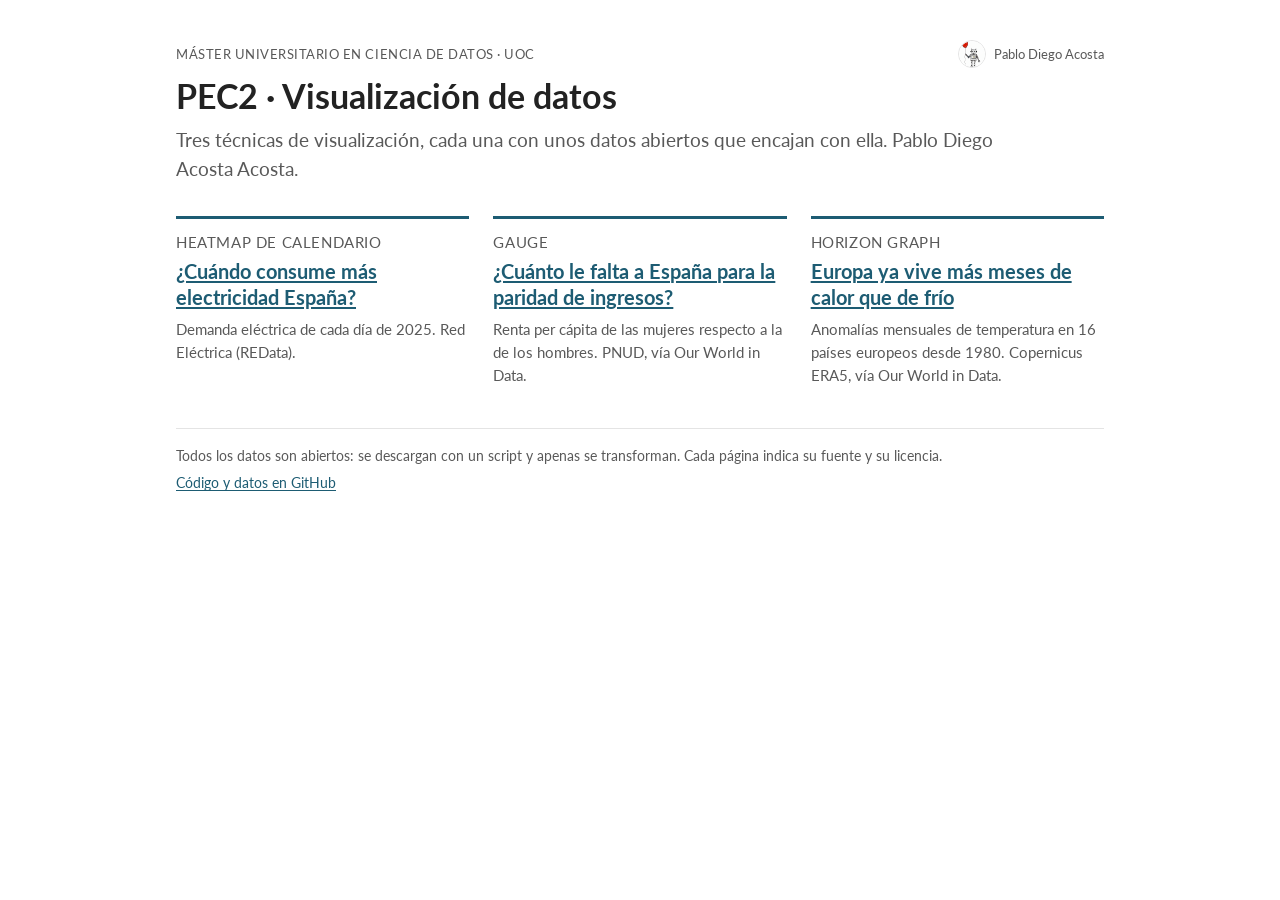
<file: docs/index.html>
<!doctype html>
<html lang="es">
<head>
  <meta charset="utf-8">
  <meta name="viewport" content="width=device-width, initial-scale=1">
  <title>PEC2 · Visualización de datos</title>
  <link rel="preconnect" href="https://fonts.googleapis.com">
  <link rel="preconnect" href="https://fonts.gstatic.com" crossorigin>
  <link href="https://fonts.googleapis.com/css2?family=Lato:wght@400;700&display=swap" rel="stylesheet">
  <link rel="stylesheet" href="estilo.css">
</head>
<body>
  <main>
    <header class="cabecera">
      <p class="tecnica">Máster universitario en Ciencia de Datos · UOC</p>
      <a class="perfil" href="https://github.com/pablodieaco"><img src="images/avatar.png" alt="" width="28" height="28">Pablo Diego Acosta</a>
    </header>
    <h1>PEC2 · Visualización de datos</h1>
    <p class="subtitulo">Tres técnicas de visualización, cada una con unos datos abiertos que encajan con ella. Pablo Diego Acosta Acosta.</p>

    <ul class="tarjetas">
      <li>
        <p class="tecnica">Heatmap de calendario</p>
        <h2><a href="heatmap.html">¿Cuándo consume más electricidad España?</a></h2>
        <p>Demanda eléctrica de cada día de 2025. Red Eléctrica (REData).</p>
      </li>
      <li>
        <p class="tecnica">Gauge</p>
        <h2><a href="gauge.html">¿Cuánto le falta a España para la paridad de ingresos?</a></h2>
        <p>Renta per cápita de las mujeres respecto a la de los hombres. PNUD, vía Our World in Data.</p>
      </li>
      <li>
        <p class="tecnica">Horizon graph</p>
        <h2><a href="horizon.html">Europa ya vive más meses de calor que de frío</a></h2>
        <p>Anomalías mensuales de temperatura en 16 países europeos desde 1980. Copernicus ERA5, vía Our World in Data.</p>
      </li>
    </ul>

    <footer>
      <p>Todos los datos son abiertos: se descargan con un script y apenas se transforman. Cada página indica su fuente y su licencia.</p>
      <p><a href="https://github.com/pablodieaco/uoc-viz-pec2">Código y datos en GitHub</a></p>
    </footer>
  </main>
</body>
</html>
</file>
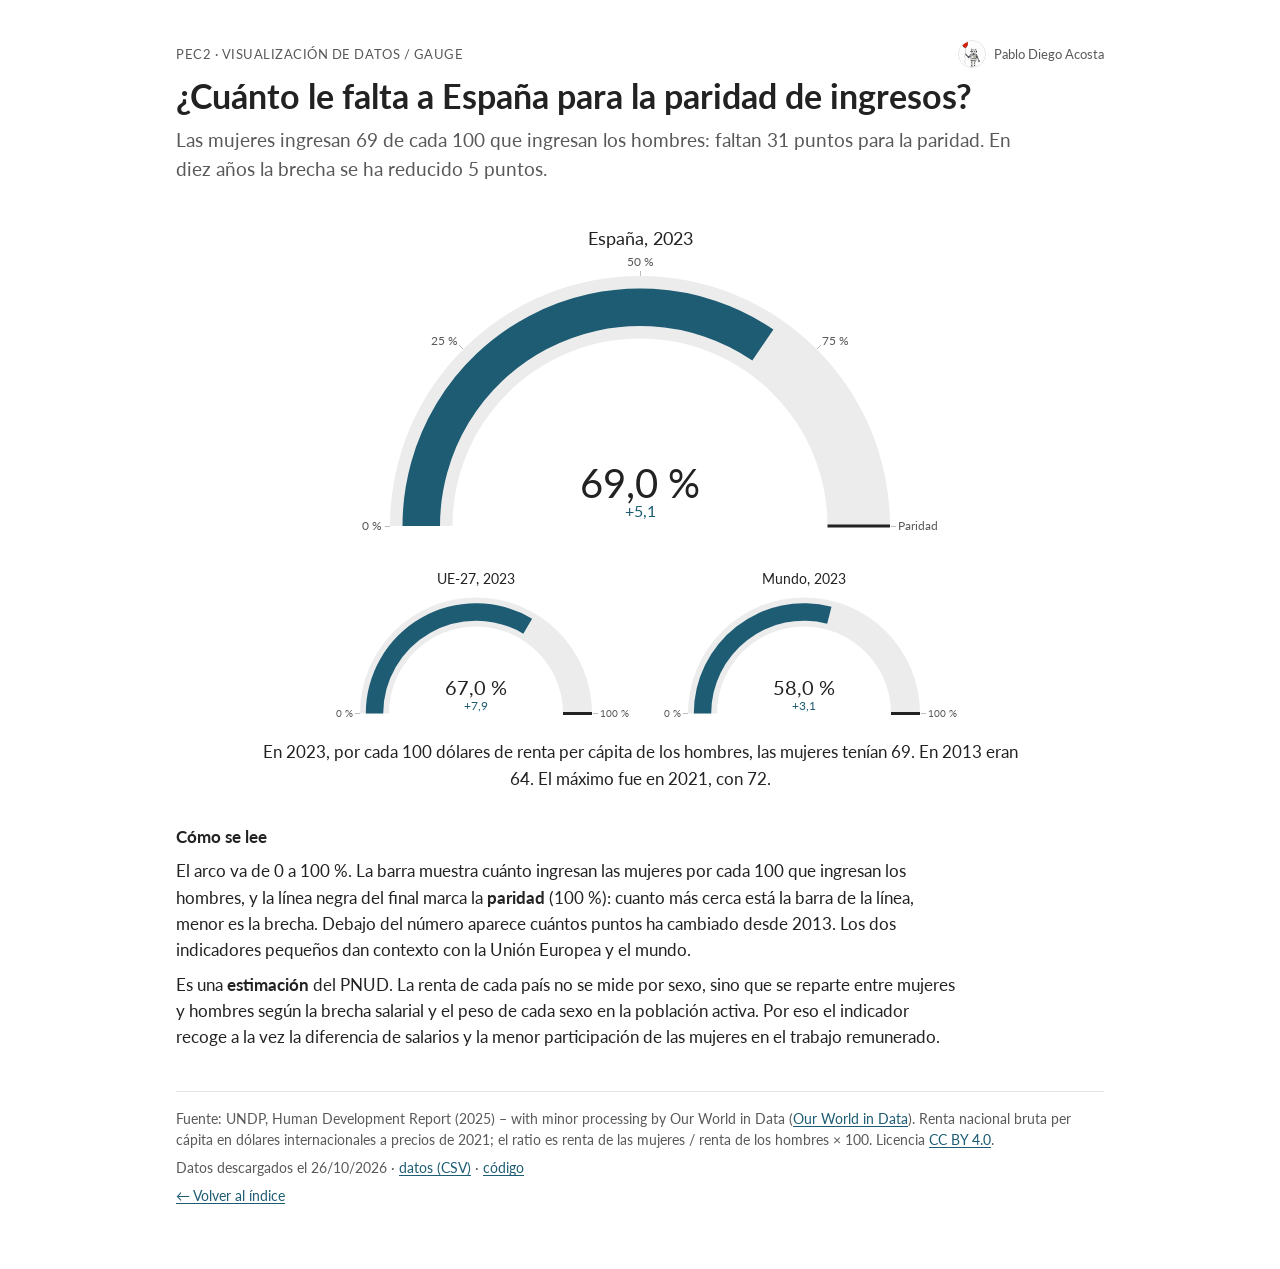
<file: docs/gauge.html>
<!doctype html>
<html lang="es">
<head>
  <meta charset="utf-8">
  <meta name="viewport" content="width=device-width, initial-scale=1">
  <title>¿Cuánto le falta a España para la paridad de ingresos? · PEC2</title>
  <link rel="preconnect" href="https://fonts.googleapis.com">
  <link rel="preconnect" href="https://fonts.gstatic.com" crossorigin>
  <link href="https://fonts.googleapis.com/css2?family=Lato:wght@400;700&display=swap" rel="stylesheet">
  <link rel="stylesheet" href="estilo.css">
  
</head>
<body>
  <main>
    <header class="cabecera">
      <p class="tecnica"><a href="index.html">PEC2 · Visualización de datos</a> / Gauge</p>
      <a class="perfil" href="https://github.com/pablodieaco"><img src="images/avatar.png" alt="" width="28" height="28">Pablo Diego Acosta</a>
    </header>
    <h1>¿Cuánto le falta a España para la paridad de ingresos?</h1>
    <p class="subtitulo">Las mujeres ingresan 69 de cada 100 que ingresan los hombres: faltan 31 puntos para la paridad. En diez años la brecha se ha reducido 5 puntos.</p>

    <figure class="grafico" aria-label="Indicador semicircular de 0 a 100 %: la renta per cápita de las mujeres en España es el 69,0 % de la de los hombres en 2023, frente al 63,9 % de 2013. Debajo, la UE-27 y el mundo.">
      <div>                        <script type="text/javascript">window.PlotlyConfig = {MathJaxConfig: 'local'};</script>
        <script charset="utf-8" src="https://cdn.plot.ly/plotly-2.35.2.min.js"></script>                <div id="04ad6f0e-bd1c-4d1d-b722-522cae476f81" class="plotly-graph-div" style="height:320px; width:100%;"></div>            <script type="text/javascript">                                    window.PLOTLYENV=window.PLOTLYENV || {};                                    if (document.getElementById("04ad6f0e-bd1c-4d1d-b722-522cae476f81")) {                    Plotly.newPlot(                        "04ad6f0e-bd1c-4d1d-b722-522cae476f81",                        [{"delta":{"decreasing":{"color":"#595959","symbol":"\u2212"},"font":{"size":16},"increasing":{"color":"#1d5c73","symbol":"+"},"reference":63.91832476765491,"suffix":" p. p. desde 2013","valueformat":".1f"},"gauge":{"axis":{"range":[0,100],"tickcolor":"#bdbdbd","tickfont":{"color":"#595959","size":12},"ticktext":["0 %","25 %","50 %","75 %","Paridad"],"tickvals":[0,25,50,75,100]},"bar":{"color":"#1d5c73","thickness":0.6},"bgcolor":"#ececec","borderwidth":0,"threshold":{"line":{"color":"#222222","width":3},"thickness":1,"value":100}},"mode":"gauge+number+delta","number":{"font":{"color":"#222222","size":40},"suffix":" %","valueformat":".1f"},"title":{"font":{"color":"#222222","size":18},"text":"Espa\u00f1a, 2023"},"value":68.98519632425624,"type":"indicator"}],                        {"template":{"data":{"histogram2dcontour":[{"type":"histogram2dcontour","colorbar":{"outlinewidth":0,"ticks":""},"colorscale":[[0.0,"#0d0887"],[0.1111111111111111,"#46039f"],[0.2222222222222222,"#7201a8"],[0.3333333333333333,"#9c179e"],[0.4444444444444444,"#bd3786"],[0.5555555555555556,"#d8576b"],[0.6666666666666666,"#ed7953"],[0.7777777777777778,"#fb9f3a"],[0.8888888888888888,"#fdca26"],[1.0,"#f0f921"]]}],"choropleth":[{"type":"choropleth","colorbar":{"outlinewidth":0,"ticks":""}}],"histogram2d":[{"type":"histogram2d","colorbar":{"outlinewidth":0,"ticks":""},"colorscale":[[0.0,"#0d0887"],[0.1111111111111111,"#46039f"],[0.2222222222222222,"#7201a8"],[0.3333333333333333,"#9c179e"],[0.4444444444444444,"#bd3786"],[0.5555555555555556,"#d8576b"],[0.6666666666666666,"#ed7953"],[0.7777777777777778,"#fb9f3a"],[0.8888888888888888,"#fdca26"],[1.0,"#f0f921"]]}],"heatmap":[{"type":"heatmap","colorbar":{"outlinewidth":0,"ticks":""},"colorscale":[[0.0,"#0d0887"],[0.1111111111111111,"#46039f"],[0.2222222222222222,"#7201a8"],[0.3333333333333333,"#9c179e"],[0.4444444444444444,"#bd3786"],[0.5555555555555556,"#d8576b"],[0.6666666666666666,"#ed7953"],[0.7777777777777778,"#fb9f3a"],[0.8888888888888888,"#fdca26"],[1.0,"#f0f921"]]}],"heatmapgl":[{"type":"heatmapgl","colorbar":{"outlinewidth":0,"ticks":""},"colorscale":[[0.0,"#0d0887"],[0.1111111111111111,"#46039f"],[0.2222222222222222,"#7201a8"],[0.3333333333333333,"#9c179e"],[0.4444444444444444,"#bd3786"],[0.5555555555555556,"#d8576b"],[0.6666666666666666,"#ed7953"],[0.7777777777777778,"#fb9f3a"],[0.8888888888888888,"#fdca26"],[1.0,"#f0f921"]]}],"contourcarpet":[{"type":"contourcarpet","colorbar":{"outlinewidth":0,"ticks":""}}],"contour":[{"type":"contour","colorbar":{"outlinewidth":0,"ticks":""},"colorscale":[[0.0,"#0d0887"],[0.1111111111111111,"#46039f"],[0.2222222222222222,"#7201a8"],[0.3333333333333333,"#9c179e"],[0.4444444444444444,"#bd3786"],[0.5555555555555556,"#d8576b"],[0.6666666666666666,"#ed7953"],[0.7777777777777778,"#fb9f3a"],[0.8888888888888888,"#fdca26"],[1.0,"#f0f921"]]}],"surface":[{"type":"surface","colorbar":{"outlinewidth":0,"ticks":""},"colorscale":[[0.0,"#0d0887"],[0.1111111111111111,"#46039f"],[0.2222222222222222,"#7201a8"],[0.3333333333333333,"#9c179e"],[0.4444444444444444,"#bd3786"],[0.5555555555555556,"#d8576b"],[0.6666666666666666,"#ed7953"],[0.7777777777777778,"#fb9f3a"],[0.8888888888888888,"#fdca26"],[1.0,"#f0f921"]]}],"mesh3d":[{"type":"mesh3d","colorbar":{"outlinewidth":0,"ticks":""}}],"scatter":[{"fillpattern":{"fillmode":"overlay","size":10,"solidity":0.2},"type":"scatter"}],"parcoords":[{"type":"parcoords","line":{"colorbar":{"outlinewidth":0,"ticks":""}}}],"scatterpolargl":[{"type":"scatterpolargl","marker":{"colorbar":{"outlinewidth":0,"ticks":""}}}],"bar":[{"error_x":{"color":"#2a3f5f"},"error_y":{"color":"#2a3f5f"},"marker":{"line":{"color":"#E5ECF6","width":0.5},"pattern":{"fillmode":"overlay","size":10,"solidity":0.2}},"type":"bar"}],"scattergeo":[{"type":"scattergeo","marker":{"colorbar":{"outlinewidth":0,"ticks":""}}}],"scatterpolar":[{"type":"scatterpolar","marker":{"colorbar":{"outlinewidth":0,"ticks":""}}}],"histogram":[{"marker":{"pattern":{"fillmode":"overlay","size":10,"solidity":0.2}},"type":"histogram"}],"scattergl":[{"type":"scattergl","marker":{"colorbar":{"outlinewidth":0,"ticks":""}}}],"scatter3d":[{"type":"scatter3d","line":{"colorbar":{"outlinewidth":0,"ticks":""}},"marker":{"colorbar":{"outlinewidth":0,"ticks":""}}}],"scattermapbox":[{"type":"scattermapbox","marker":{"colorbar":{"outlinewidth":0,"ticks":""}}}],"scatterternary":[{"type":"scatterternary","marker":{"colorbar":{"outlinewidth":0,"ticks":""}}}],"scattercarpet":[{"type":"scattercarpet","marker":{"colorbar":{"outlinewidth":0,"ticks":""}}}],"carpet":[{"aaxis":{"endlinecolor":"#2a3f5f","gridcolor":"white","linecolor":"white","minorgridcolor":"white","startlinecolor":"#2a3f5f"},"baxis":{"endlinecolor":"#2a3f5f","gridcolor":"white","linecolor":"white","minorgridcolor":"white","startlinecolor":"#2a3f5f"},"type":"carpet"}],"table":[{"cells":{"fill":{"color":"#EBF0F8"},"line":{"color":"white"}},"header":{"fill":{"color":"#C8D4E3"},"line":{"color":"white"}},"type":"table"}],"barpolar":[{"marker":{"line":{"color":"#E5ECF6","width":0.5},"pattern":{"fillmode":"overlay","size":10,"solidity":0.2}},"type":"barpolar"}],"pie":[{"automargin":true,"type":"pie"}]},"layout":{"autotypenumbers":"strict","colorway":["#636efa","#EF553B","#00cc96","#ab63fa","#FFA15A","#19d3f3","#FF6692","#B6E880","#FF97FF","#FECB52"],"font":{"color":"#2a3f5f"},"hovermode":"closest","hoverlabel":{"align":"left"},"paper_bgcolor":"white","plot_bgcolor":"#E5ECF6","polar":{"bgcolor":"#E5ECF6","angularaxis":{"gridcolor":"white","linecolor":"white","ticks":""},"radialaxis":{"gridcolor":"white","linecolor":"white","ticks":""}},"ternary":{"bgcolor":"#E5ECF6","aaxis":{"gridcolor":"white","linecolor":"white","ticks":""},"baxis":{"gridcolor":"white","linecolor":"white","ticks":""},"caxis":{"gridcolor":"white","linecolor":"white","ticks":""}},"coloraxis":{"colorbar":{"outlinewidth":0,"ticks":""}},"colorscale":{"sequential":[[0.0,"#0d0887"],[0.1111111111111111,"#46039f"],[0.2222222222222222,"#7201a8"],[0.3333333333333333,"#9c179e"],[0.4444444444444444,"#bd3786"],[0.5555555555555556,"#d8576b"],[0.6666666666666666,"#ed7953"],[0.7777777777777778,"#fb9f3a"],[0.8888888888888888,"#fdca26"],[1.0,"#f0f921"]],"sequentialminus":[[0.0,"#0d0887"],[0.1111111111111111,"#46039f"],[0.2222222222222222,"#7201a8"],[0.3333333333333333,"#9c179e"],[0.4444444444444444,"#bd3786"],[0.5555555555555556,"#d8576b"],[0.6666666666666666,"#ed7953"],[0.7777777777777778,"#fb9f3a"],[0.8888888888888888,"#fdca26"],[1.0,"#f0f921"]],"diverging":[[0,"#8e0152"],[0.1,"#c51b7d"],[0.2,"#de77ae"],[0.3,"#f1b6da"],[0.4,"#fde0ef"],[0.5,"#f7f7f7"],[0.6,"#e6f5d0"],[0.7,"#b8e186"],[0.8,"#7fbc41"],[0.9,"#4d9221"],[1,"#276419"]]},"xaxis":{"gridcolor":"white","linecolor":"white","ticks":"","title":{"standoff":15},"zerolinecolor":"white","automargin":true,"zerolinewidth":2},"yaxis":{"gridcolor":"white","linecolor":"white","ticks":"","title":{"standoff":15},"zerolinecolor":"white","automargin":true,"zerolinewidth":2},"scene":{"xaxis":{"backgroundcolor":"#E5ECF6","gridcolor":"white","linecolor":"white","showbackground":true,"ticks":"","zerolinecolor":"white","gridwidth":2},"yaxis":{"backgroundcolor":"#E5ECF6","gridcolor":"white","linecolor":"white","showbackground":true,"ticks":"","zerolinecolor":"white","gridwidth":2},"zaxis":{"backgroundcolor":"#E5ECF6","gridcolor":"white","linecolor":"white","showbackground":true,"ticks":"","zerolinecolor":"white","gridwidth":2}},"shapedefaults":{"line":{"color":"#2a3f5f"}},"annotationdefaults":{"arrowcolor":"#2a3f5f","arrowhead":0,"arrowwidth":1},"geo":{"bgcolor":"white","landcolor":"#E5ECF6","subunitcolor":"white","showland":true,"showlakes":true,"lakecolor":"white"},"title":{"x":0.05},"mapbox":{"style":"light"}}},"margin":{"t":60,"b":10,"l":60,"r":60},"font":{"family":"Lato, system-ui, sans-serif"},"height":320,"separators":",.","paper_bgcolor":"white"},                        {"displayModeBar": false, "responsive": true}                    )                };                            </script>        </div>
<div class="gauges-pequenos">
<div><p class="etiqueta">UE-27, 2023</p><div>                            <div id="d76a133a-83fc-41de-a677-e8c1dec66423" class="plotly-graph-div" style="height:130px; width:100%;"></div>            <script type="text/javascript">                                    window.PLOTLYENV=window.PLOTLYENV || {};                                    if (document.getElementById("d76a133a-83fc-41de-a677-e8c1dec66423")) {                    Plotly.newPlot(                        "d76a133a-83fc-41de-a677-e8c1dec66423",                        [{"delta":{"decreasing":{"color":"#595959","symbol":"\u2212"},"font":{"size":12},"increasing":{"color":"#1d5c73","symbol":"+"},"reference":59.064308019180686,"suffix":" p. p. desde 2013","valueformat":".1f"},"gauge":{"axis":{"range":[0,100],"tickcolor":"#bdbdbd","tickfont":{"color":"#595959","size":10},"ticktext":["0 %","100 %"],"tickvals":[0,100]},"bar":{"color":"#1d5c73","thickness":0.6},"bgcolor":"#ececec","borderwidth":0,"threshold":{"line":{"color":"#222222","width":3},"thickness":1,"value":100}},"mode":"gauge+number+delta","number":{"font":{"color":"#222222","size":20},"suffix":" %","valueformat":".1f"},"title":{"font":{"color":"#222222","size":18},"text":""},"value":67.01242249113209,"type":"indicator"}],                        {"template":{"data":{"histogram2dcontour":[{"type":"histogram2dcontour","colorbar":{"outlinewidth":0,"ticks":""},"colorscale":[[0.0,"#0d0887"],[0.1111111111111111,"#46039f"],[0.2222222222222222,"#7201a8"],[0.3333333333333333,"#9c179e"],[0.4444444444444444,"#bd3786"],[0.5555555555555556,"#d8576b"],[0.6666666666666666,"#ed7953"],[0.7777777777777778,"#fb9f3a"],[0.8888888888888888,"#fdca26"],[1.0,"#f0f921"]]}],"choropleth":[{"type":"choropleth","colorbar":{"outlinewidth":0,"ticks":""}}],"histogram2d":[{"type":"histogram2d","colorbar":{"outlinewidth":0,"ticks":""},"colorscale":[[0.0,"#0d0887"],[0.1111111111111111,"#46039f"],[0.2222222222222222,"#7201a8"],[0.3333333333333333,"#9c179e"],[0.4444444444444444,"#bd3786"],[0.5555555555555556,"#d8576b"],[0.6666666666666666,"#ed7953"],[0.7777777777777778,"#fb9f3a"],[0.8888888888888888,"#fdca26"],[1.0,"#f0f921"]]}],"heatmap":[{"type":"heatmap","colorbar":{"outlinewidth":0,"ticks":""},"colorscale":[[0.0,"#0d0887"],[0.1111111111111111,"#46039f"],[0.2222222222222222,"#7201a8"],[0.3333333333333333,"#9c179e"],[0.4444444444444444,"#bd3786"],[0.5555555555555556,"#d8576b"],[0.6666666666666666,"#ed7953"],[0.7777777777777778,"#fb9f3a"],[0.8888888888888888,"#fdca26"],[1.0,"#f0f921"]]}],"heatmapgl":[{"type":"heatmapgl","colorbar":{"outlinewidth":0,"ticks":""},"colorscale":[[0.0,"#0d0887"],[0.1111111111111111,"#46039f"],[0.2222222222222222,"#7201a8"],[0.3333333333333333,"#9c179e"],[0.4444444444444444,"#bd3786"],[0.5555555555555556,"#d8576b"],[0.6666666666666666,"#ed7953"],[0.7777777777777778,"#fb9f3a"],[0.8888888888888888,"#fdca26"],[1.0,"#f0f921"]]}],"contourcarpet":[{"type":"contourcarpet","colorbar":{"outlinewidth":0,"ticks":""}}],"contour":[{"type":"contour","colorbar":{"outlinewidth":0,"ticks":""},"colorscale":[[0.0,"#0d0887"],[0.1111111111111111,"#46039f"],[0.2222222222222222,"#7201a8"],[0.3333333333333333,"#9c179e"],[0.4444444444444444,"#bd3786"],[0.5555555555555556,"#d8576b"],[0.6666666666666666,"#ed7953"],[0.7777777777777778,"#fb9f3a"],[0.8888888888888888,"#fdca26"],[1.0,"#f0f921"]]}],"surface":[{"type":"surface","colorbar":{"outlinewidth":0,"ticks":""},"colorscale":[[0.0,"#0d0887"],[0.1111111111111111,"#46039f"],[0.2222222222222222,"#7201a8"],[0.3333333333333333,"#9c179e"],[0.4444444444444444,"#bd3786"],[0.5555555555555556,"#d8576b"],[0.6666666666666666,"#ed7953"],[0.7777777777777778,"#fb9f3a"],[0.8888888888888888,"#fdca26"],[1.0,"#f0f921"]]}],"mesh3d":[{"type":"mesh3d","colorbar":{"outlinewidth":0,"ticks":""}}],"scatter":[{"fillpattern":{"fillmode":"overlay","size":10,"solidity":0.2},"type":"scatter"}],"parcoords":[{"type":"parcoords","line":{"colorbar":{"outlinewidth":0,"ticks":""}}}],"scatterpolargl":[{"type":"scatterpolargl","marker":{"colorbar":{"outlinewidth":0,"ticks":""}}}],"bar":[{"error_x":{"color":"#2a3f5f"},"error_y":{"color":"#2a3f5f"},"marker":{"line":{"color":"#E5ECF6","width":0.5},"pattern":{"fillmode":"overlay","size":10,"solidity":0.2}},"type":"bar"}],"scattergeo":[{"type":"scattergeo","marker":{"colorbar":{"outlinewidth":0,"ticks":""}}}],"scatterpolar":[{"type":"scatterpolar","marker":{"colorbar":{"outlinewidth":0,"ticks":""}}}],"histogram":[{"marker":{"pattern":{"fillmode":"overlay","size":10,"solidity":0.2}},"type":"histogram"}],"scattergl":[{"type":"scattergl","marker":{"colorbar":{"outlinewidth":0,"ticks":""}}}],"scatter3d":[{"type":"scatter3d","line":{"colorbar":{"outlinewidth":0,"ticks":""}},"marker":{"colorbar":{"outlinewidth":0,"ticks":""}}}],"scattermapbox":[{"type":"scattermapbox","marker":{"colorbar":{"outlinewidth":0,"ticks":""}}}],"scatterternary":[{"type":"scatterternary","marker":{"colorbar":{"outlinewidth":0,"ticks":""}}}],"scattercarpet":[{"type":"scattercarpet","marker":{"colorbar":{"outlinewidth":0,"ticks":""}}}],"carpet":[{"aaxis":{"endlinecolor":"#2a3f5f","gridcolor":"white","linecolor":"white","minorgridcolor":"white","startlinecolor":"#2a3f5f"},"baxis":{"endlinecolor":"#2a3f5f","gridcolor":"white","linecolor":"white","minorgridcolor":"white","startlinecolor":"#2a3f5f"},"type":"carpet"}],"table":[{"cells":{"fill":{"color":"#EBF0F8"},"line":{"color":"white"}},"header":{"fill":{"color":"#C8D4E3"},"line":{"color":"white"}},"type":"table"}],"barpolar":[{"marker":{"line":{"color":"#E5ECF6","width":0.5},"pattern":{"fillmode":"overlay","size":10,"solidity":0.2}},"type":"barpolar"}],"pie":[{"automargin":true,"type":"pie"}]},"layout":{"autotypenumbers":"strict","colorway":["#636efa","#EF553B","#00cc96","#ab63fa","#FFA15A","#19d3f3","#FF6692","#B6E880","#FF97FF","#FECB52"],"font":{"color":"#2a3f5f"},"hovermode":"closest","hoverlabel":{"align":"left"},"paper_bgcolor":"white","plot_bgcolor":"#E5ECF6","polar":{"bgcolor":"#E5ECF6","angularaxis":{"gridcolor":"white","linecolor":"white","ticks":""},"radialaxis":{"gridcolor":"white","linecolor":"white","ticks":""}},"ternary":{"bgcolor":"#E5ECF6","aaxis":{"gridcolor":"white","linecolor":"white","ticks":""},"baxis":{"gridcolor":"white","linecolor":"white","ticks":""},"caxis":{"gridcolor":"white","linecolor":"white","ticks":""}},"coloraxis":{"colorbar":{"outlinewidth":0,"ticks":""}},"colorscale":{"sequential":[[0.0,"#0d0887"],[0.1111111111111111,"#46039f"],[0.2222222222222222,"#7201a8"],[0.3333333333333333,"#9c179e"],[0.4444444444444444,"#bd3786"],[0.5555555555555556,"#d8576b"],[0.6666666666666666,"#ed7953"],[0.7777777777777778,"#fb9f3a"],[0.8888888888888888,"#fdca26"],[1.0,"#f0f921"]],"sequentialminus":[[0.0,"#0d0887"],[0.1111111111111111,"#46039f"],[0.2222222222222222,"#7201a8"],[0.3333333333333333,"#9c179e"],[0.4444444444444444,"#bd3786"],[0.5555555555555556,"#d8576b"],[0.6666666666666666,"#ed7953"],[0.7777777777777778,"#fb9f3a"],[0.8888888888888888,"#fdca26"],[1.0,"#f0f921"]],"diverging":[[0,"#8e0152"],[0.1,"#c51b7d"],[0.2,"#de77ae"],[0.3,"#f1b6da"],[0.4,"#fde0ef"],[0.5,"#f7f7f7"],[0.6,"#e6f5d0"],[0.7,"#b8e186"],[0.8,"#7fbc41"],[0.9,"#4d9221"],[1,"#276419"]]},"xaxis":{"gridcolor":"white","linecolor":"white","ticks":"","title":{"standoff":15},"zerolinecolor":"white","automargin":true,"zerolinewidth":2},"yaxis":{"gridcolor":"white","linecolor":"white","ticks":"","title":{"standoff":15},"zerolinecolor":"white","automargin":true,"zerolinewidth":2},"scene":{"xaxis":{"backgroundcolor":"#E5ECF6","gridcolor":"white","linecolor":"white","showbackground":true,"ticks":"","zerolinecolor":"white","gridwidth":2},"yaxis":{"backgroundcolor":"#E5ECF6","gridcolor":"white","linecolor":"white","showbackground":true,"ticks":"","zerolinecolor":"white","gridwidth":2},"zaxis":{"backgroundcolor":"#E5ECF6","gridcolor":"white","linecolor":"white","showbackground":true,"ticks":"","zerolinecolor":"white","gridwidth":2}},"shapedefaults":{"line":{"color":"#2a3f5f"}},"annotationdefaults":{"arrowcolor":"#2a3f5f","arrowhead":0,"arrowwidth":1},"geo":{"bgcolor":"white","landcolor":"#E5ECF6","subunitcolor":"white","showland":true,"showlakes":true,"lakecolor":"white"},"title":{"x":0.05},"mapbox":{"style":"light"}}},"margin":{"t":0,"b":5,"l":40,"r":40},"font":{"family":"Lato, system-ui, sans-serif"},"height":130,"separators":",.","paper_bgcolor":"white"},                        {"displayModeBar": false, "responsive": true}                    )                };                            </script>        </div></div>
<div><p class="etiqueta">Mundo, 2023</p><div>                            <div id="855180c8-e5dc-494b-99cd-c10c7bd1e120" class="plotly-graph-div" style="height:130px; width:100%;"></div>            <script type="text/javascript">                                    window.PLOTLYENV=window.PLOTLYENV || {};                                    if (document.getElementById("855180c8-e5dc-494b-99cd-c10c7bd1e120")) {                    Plotly.newPlot(                        "855180c8-e5dc-494b-99cd-c10c7bd1e120",                        [{"delta":{"decreasing":{"color":"#595959","symbol":"\u2212"},"font":{"size":12},"increasing":{"color":"#1d5c73","symbol":"+"},"reference":54.90807043024015,"suffix":" p. p. desde 2013","valueformat":".1f"},"gauge":{"axis":{"range":[0,100],"tickcolor":"#bdbdbd","tickfont":{"color":"#595959","size":10},"ticktext":["0 %","100 %"],"tickvals":[0,100]},"bar":{"color":"#1d5c73","thickness":0.6},"bgcolor":"#ececec","borderwidth":0,"threshold":{"line":{"color":"#222222","width":3},"thickness":1,"value":100}},"mode":"gauge+number+delta","number":{"font":{"color":"#222222","size":20},"suffix":" %","valueformat":".1f"},"title":{"font":{"color":"#222222","size":18},"text":""},"value":58.02999564205582,"type":"indicator"}],                        {"template":{"data":{"histogram2dcontour":[{"type":"histogram2dcontour","colorbar":{"outlinewidth":0,"ticks":""},"colorscale":[[0.0,"#0d0887"],[0.1111111111111111,"#46039f"],[0.2222222222222222,"#7201a8"],[0.3333333333333333,"#9c179e"],[0.4444444444444444,"#bd3786"],[0.5555555555555556,"#d8576b"],[0.6666666666666666,"#ed7953"],[0.7777777777777778,"#fb9f3a"],[0.8888888888888888,"#fdca26"],[1.0,"#f0f921"]]}],"choropleth":[{"type":"choropleth","colorbar":{"outlinewidth":0,"ticks":""}}],"histogram2d":[{"type":"histogram2d","colorbar":{"outlinewidth":0,"ticks":""},"colorscale":[[0.0,"#0d0887"],[0.1111111111111111,"#46039f"],[0.2222222222222222,"#7201a8"],[0.3333333333333333,"#9c179e"],[0.4444444444444444,"#bd3786"],[0.5555555555555556,"#d8576b"],[0.6666666666666666,"#ed7953"],[0.7777777777777778,"#fb9f3a"],[0.8888888888888888,"#fdca26"],[1.0,"#f0f921"]]}],"heatmap":[{"type":"heatmap","colorbar":{"outlinewidth":0,"ticks":""},"colorscale":[[0.0,"#0d0887"],[0.1111111111111111,"#46039f"],[0.2222222222222222,"#7201a8"],[0.3333333333333333,"#9c179e"],[0.4444444444444444,"#bd3786"],[0.5555555555555556,"#d8576b"],[0.6666666666666666,"#ed7953"],[0.7777777777777778,"#fb9f3a"],[0.8888888888888888,"#fdca26"],[1.0,"#f0f921"]]}],"heatmapgl":[{"type":"heatmapgl","colorbar":{"outlinewidth":0,"ticks":""},"colorscale":[[0.0,"#0d0887"],[0.1111111111111111,"#46039f"],[0.2222222222222222,"#7201a8"],[0.3333333333333333,"#9c179e"],[0.4444444444444444,"#bd3786"],[0.5555555555555556,"#d8576b"],[0.6666666666666666,"#ed7953"],[0.7777777777777778,"#fb9f3a"],[0.8888888888888888,"#fdca26"],[1.0,"#f0f921"]]}],"contourcarpet":[{"type":"contourcarpet","colorbar":{"outlinewidth":0,"ticks":""}}],"contour":[{"type":"contour","colorbar":{"outlinewidth":0,"ticks":""},"colorscale":[[0.0,"#0d0887"],[0.1111111111111111,"#46039f"],[0.2222222222222222,"#7201a8"],[0.3333333333333333,"#9c179e"],[0.4444444444444444,"#bd3786"],[0.5555555555555556,"#d8576b"],[0.6666666666666666,"#ed7953"],[0.7777777777777778,"#fb9f3a"],[0.8888888888888888,"#fdca26"],[1.0,"#f0f921"]]}],"surface":[{"type":"surface","colorbar":{"outlinewidth":0,"ticks":""},"colorscale":[[0.0,"#0d0887"],[0.1111111111111111,"#46039f"],[0.2222222222222222,"#7201a8"],[0.3333333333333333,"#9c179e"],[0.4444444444444444,"#bd3786"],[0.5555555555555556,"#d8576b"],[0.6666666666666666,"#ed7953"],[0.7777777777777778,"#fb9f3a"],[0.8888888888888888,"#fdca26"],[1.0,"#f0f921"]]}],"mesh3d":[{"type":"mesh3d","colorbar":{"outlinewidth":0,"ticks":""}}],"scatter":[{"fillpattern":{"fillmode":"overlay","size":10,"solidity":0.2},"type":"scatter"}],"parcoords":[{"type":"parcoords","line":{"colorbar":{"outlinewidth":0,"ticks":""}}}],"scatterpolargl":[{"type":"scatterpolargl","marker":{"colorbar":{"outlinewidth":0,"ticks":""}}}],"bar":[{"error_x":{"color":"#2a3f5f"},"error_y":{"color":"#2a3f5f"},"marker":{"line":{"color":"#E5ECF6","width":0.5},"pattern":{"fillmode":"overlay","size":10,"solidity":0.2}},"type":"bar"}],"scattergeo":[{"type":"scattergeo","marker":{"colorbar":{"outlinewidth":0,"ticks":""}}}],"scatterpolar":[{"type":"scatterpolar","marker":{"colorbar":{"outlinewidth":0,"ticks":""}}}],"histogram":[{"marker":{"pattern":{"fillmode":"overlay","size":10,"solidity":0.2}},"type":"histogram"}],"scattergl":[{"type":"scattergl","marker":{"colorbar":{"outlinewidth":0,"ticks":""}}}],"scatter3d":[{"type":"scatter3d","line":{"colorbar":{"outlinewidth":0,"ticks":""}},"marker":{"colorbar":{"outlinewidth":0,"ticks":""}}}],"scattermapbox":[{"type":"scattermapbox","marker":{"colorbar":{"outlinewidth":0,"ticks":""}}}],"scatterternary":[{"type":"scatterternary","marker":{"colorbar":{"outlinewidth":0,"ticks":""}}}],"scattercarpet":[{"type":"scattercarpet","marker":{"colorbar":{"outlinewidth":0,"ticks":""}}}],"carpet":[{"aaxis":{"endlinecolor":"#2a3f5f","gridcolor":"white","linecolor":"white","minorgridcolor":"white","startlinecolor":"#2a3f5f"},"baxis":{"endlinecolor":"#2a3f5f","gridcolor":"white","linecolor":"white","minorgridcolor":"white","startlinecolor":"#2a3f5f"},"type":"carpet"}],"table":[{"cells":{"fill":{"color":"#EBF0F8"},"line":{"color":"white"}},"header":{"fill":{"color":"#C8D4E3"},"line":{"color":"white"}},"type":"table"}],"barpolar":[{"marker":{"line":{"color":"#E5ECF6","width":0.5},"pattern":{"fillmode":"overlay","size":10,"solidity":0.2}},"type":"barpolar"}],"pie":[{"automargin":true,"type":"pie"}]},"layout":{"autotypenumbers":"strict","colorway":["#636efa","#EF553B","#00cc96","#ab63fa","#FFA15A","#19d3f3","#FF6692","#B6E880","#FF97FF","#FECB52"],"font":{"color":"#2a3f5f"},"hovermode":"closest","hoverlabel":{"align":"left"},"paper_bgcolor":"white","plot_bgcolor":"#E5ECF6","polar":{"bgcolor":"#E5ECF6","angularaxis":{"gridcolor":"white","linecolor":"white","ticks":""},"radialaxis":{"gridcolor":"white","linecolor":"white","ticks":""}},"ternary":{"bgcolor":"#E5ECF6","aaxis":{"gridcolor":"white","linecolor":"white","ticks":""},"baxis":{"gridcolor":"white","linecolor":"white","ticks":""},"caxis":{"gridcolor":"white","linecolor":"white","ticks":""}},"coloraxis":{"colorbar":{"outlinewidth":0,"ticks":""}},"colorscale":{"sequential":[[0.0,"#0d0887"],[0.1111111111111111,"#46039f"],[0.2222222222222222,"#7201a8"],[0.3333333333333333,"#9c179e"],[0.4444444444444444,"#bd3786"],[0.5555555555555556,"#d8576b"],[0.6666666666666666,"#ed7953"],[0.7777777777777778,"#fb9f3a"],[0.8888888888888888,"#fdca26"],[1.0,"#f0f921"]],"sequentialminus":[[0.0,"#0d0887"],[0.1111111111111111,"#46039f"],[0.2222222222222222,"#7201a8"],[0.3333333333333333,"#9c179e"],[0.4444444444444444,"#bd3786"],[0.5555555555555556,"#d8576b"],[0.6666666666666666,"#ed7953"],[0.7777777777777778,"#fb9f3a"],[0.8888888888888888,"#fdca26"],[1.0,"#f0f921"]],"diverging":[[0,"#8e0152"],[0.1,"#c51b7d"],[0.2,"#de77ae"],[0.3,"#f1b6da"],[0.4,"#fde0ef"],[0.5,"#f7f7f7"],[0.6,"#e6f5d0"],[0.7,"#b8e186"],[0.8,"#7fbc41"],[0.9,"#4d9221"],[1,"#276419"]]},"xaxis":{"gridcolor":"white","linecolor":"white","ticks":"","title":{"standoff":15},"zerolinecolor":"white","automargin":true,"zerolinewidth":2},"yaxis":{"gridcolor":"white","linecolor":"white","ticks":"","title":{"standoff":15},"zerolinecolor":"white","automargin":true,"zerolinewidth":2},"scene":{"xaxis":{"backgroundcolor":"#E5ECF6","gridcolor":"white","linecolor":"white","showbackground":true,"ticks":"","zerolinecolor":"white","gridwidth":2},"yaxis":{"backgroundcolor":"#E5ECF6","gridcolor":"white","linecolor":"white","showbackground":true,"ticks":"","zerolinecolor":"white","gridwidth":2},"zaxis":{"backgroundcolor":"#E5ECF6","gridcolor":"white","linecolor":"white","showbackground":true,"ticks":"","zerolinecolor":"white","gridwidth":2}},"shapedefaults":{"line":{"color":"#2a3f5f"}},"annotationdefaults":{"arrowcolor":"#2a3f5f","arrowhead":0,"arrowwidth":1},"geo":{"bgcolor":"white","landcolor":"#E5ECF6","subunitcolor":"white","showland":true,"showlakes":true,"lakecolor":"white"},"title":{"x":0.05},"mapbox":{"style":"light"}}},"margin":{"t":0,"b":5,"l":40,"r":40},"font":{"family":"Lato, system-ui, sans-serif"},"height":130,"separators":",.","paper_bgcolor":"white"},                        {"displayModeBar": false, "responsive": true}                    )                };                            </script>        </div></div>
</div><p class="contexto">En 2023, por cada 100 dólares de renta per cápita de los hombres, las mujeres tenían 69. En 2013 eran 64. El máximo fue en 2021, con 72.</p>
    </figure>

    <section class="como-se-lee">
      <h2>Cómo se lee</h2>
      <p>El arco va de 0 a 100 %. La barra muestra cuánto ingresan las mujeres por cada 100 que ingresan los hombres, y la línea negra del final marca la <strong>paridad</strong> (100 %): cuanto más cerca está la barra de la línea, menor es la brecha. Debajo del número aparece cuántos puntos ha cambiado desde 2013. Los dos indicadores pequeños dan contexto con la Unión Europea y el mundo.</p><p>Es una <strong>estimación</strong> del PNUD. La renta de cada país no se mide por sexo, sino que se reparte entre mujeres y hombres según la brecha salarial y el peso de cada sexo en la población activa. Por eso el indicador recoge a la vez la diferencia de salarios y la menor participación de las mujeres en el trabajo remunerado.</p>
    </section>

    <footer>
      <p>Fuente: UNDP, Human Development Report (2025) – with minor processing by Our World in Data (<a href="https://ourworldindata.org/grapher/gross-national-income-per-capita-males-vs-females">Our World in Data</a>). Renta nacional bruta per cápita en dólares internacionales a precios de 2021; el ratio es renta de las mujeres / renta de los hombres × 100. Licencia <a href="https://creativecommons.org/licenses/by/4.0/">CC BY 4.0</a>.</p>
      <p>Datos descargados el 26/10/2026 ·
        <a href="https://github.com/pablodieaco/uoc-viz-pec2/blob/main/data/processed/renta_sexo.csv">datos (CSV)</a> ·
        <a href="https://github.com/pablodieaco/uoc-viz-pec2/blob/main/src/gauge_brecha_renta.py">código</a></p>
      <p><a href="index.html">← Volver al índice</a></p>
    </footer>
  </main>
</body>
</html>
</file>
<file: docs/estilo.css>
:root { --texto: #222222; --secundario: #595959; --linea: #e4e4e4; --enlace: #1d5c73; }

* { box-sizing: border-box; }

body {
  margin: 0;
  background: #ffffff;
  color: var(--texto);
  font-family: Lato, system-ui, sans-serif;
  font-size: 17px;
  line-height: 1.55;
}

main {
  max-width: 960px;
  margin: 0 auto;
  padding: 40px 16px 56px;
}

a { color: var(--enlace); text-underline-offset: 2px; }

.tecnica {
  margin: 0 0 8px;
  color: var(--secundario);
  font-size: 13px;
  letter-spacing: 0.04em;
  text-transform: uppercase;
}
.tecnica a { color: inherit; text-decoration: none; }

h1 {
  margin: 0 0 8px;
  font-size: clamp(26px, 4vw, 34px);
  line-height: 1.2;
}

.subtitulo {
  margin: 0 0 32px;
  max-width: 46em;
  color: var(--secundario);
  font-size: 19px;
}

h2 { margin: 0 0 8px; font-size: 17px; }

/* el heatmap y el horizon son más anchos que un móvil: scroll horizontal */
.grafico { margin: 0 0 32px; overflow-x: auto; }
.gauges-pequenos { display: grid; grid-template-columns: 1fr 1fr; gap: 16px; max-width: 640px; margin: 32px auto 0; }
.contexto { max-width: 46em; margin: 16px auto 0; text-align: center; }
.etiqueta { margin: 0 0 4px; font-size: 14px; text-align: center; }
@media (max-width: 560px) { .gauges-pequenos { grid-template-columns: 1fr; max-width: 260px; } }

/* cabecera: ruta de la página a la izquierda y perfil discreto a la derecha */
.cabecera { display: flex; justify-content: space-between; align-items: center; gap: 12px; margin: 0 0 8px; }
.cabecera .tecnica { margin: 0; }
.perfil { display: flex; align-items: center; gap: 8px; flex-shrink: 0; color: var(--secundario); font-size: 13px; text-decoration: none; }
.perfil img { border: 1px solid var(--linea); border-radius: 50%; }

.boton { padding: 6px 14px; border: 1px solid var(--enlace); border-radius: 4px; background: #ffffff; color: var(--enlace); font: inherit; font-size: 14px; cursor: pointer; }
.boton[aria-pressed="true"] { background: var(--enlace); color: #ffffff; }

.como-se-lee { max-width: 46em; margin-bottom: 40px; }

/* índice: una tarjeta por técnica, sin sombras ni bordes decorativos */
.tarjetas { display: grid; grid-template-columns: repeat(auto-fit, minmax(260px, 1fr)); gap: 24px; margin: 0 0 40px; padding: 0; list-style: none; }
.tarjetas li { padding-top: 12px; border-top: 3px solid var(--enlace); }
.tarjetas h2 { margin: 4px 0 8px; font-size: 20px; line-height: 1.3; }
.tarjetas p { margin: 0; color: var(--secundario); font-size: 15px; }
.como-se-lee p { margin: 0 0 8px; }

footer {
  padding-top: 16px;
  border-top: 1px solid var(--linea);
  color: var(--secundario);
  font-size: 14px;
}
footer p { margin: 0 0 6px; }
</file>
